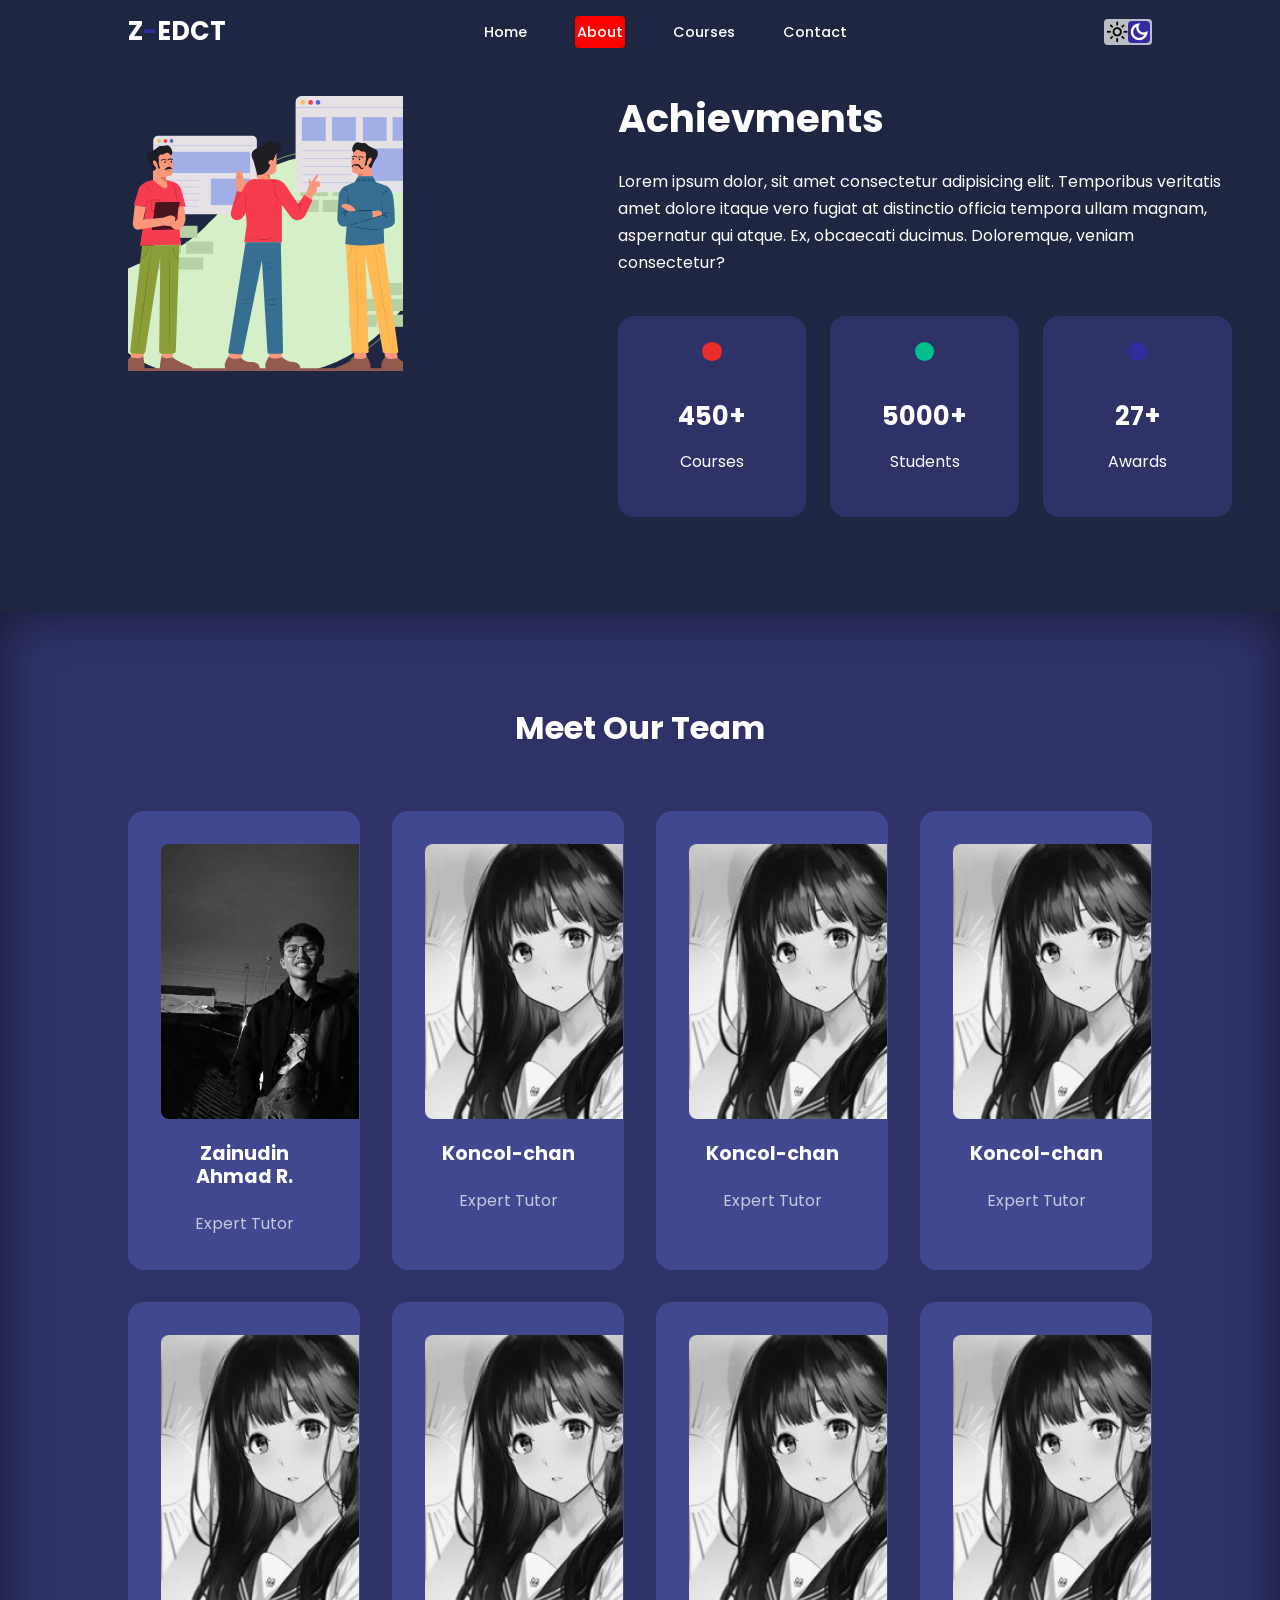
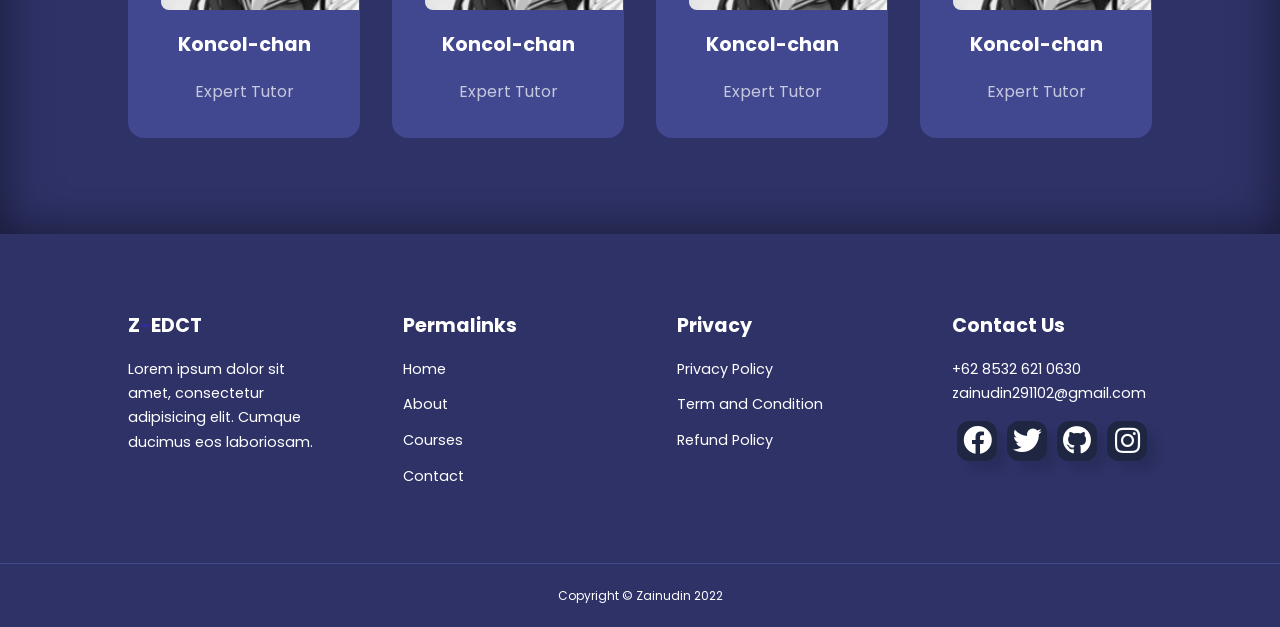
<file: Multi_page Website/about.html>
<!DOCTYPE html>
<html lang="en">
  <head>
    <meta charset="UTF-8" />
    <meta http-equiv="X-UA-Compatible" content="IE=edge" />
    <meta name="viewport" content="width=device-width, initial-scale=1.0" />
    <!-- style -->
    <link rel="stylesheet" href="css/style.css" />
    <link rel="stylesheet" href="css/about.css">

    <!-- ICONSCOUT CDN -->
    <link rel="stylesheet" href="https://unicons.iconscout.com/release/v4.0.0/css/line.css" />

    <!-- FONTAWESOME CDN -->
    <link rel="stylesheet" href="https://cdnjs.cloudflare.com/ajax/libs/font-awesome/5.15.3/css/all.min.css" />

    <!-- GOOGLE MATERIAL FONT -->
    <link rel="stylesheet" href="https://fonts.googleapis.com/css2?family=Material+Symbols+Sharp:opsz,wght,FILL,GRAD@48,400,0,0" />

    <!-- SWIPER JS -->
    <link rel="stylesheet" href="https://cdn.jsdelivr.net/npm/swiper@8/swiper-bundle.min.css" />

    <title>Responsive Multi-Page Educate Website</title>
  </head>
  <body>
    <nav>
      <div class="container nav_container">
        <a href="index.html" class="brand">Z<span class="strip">-</span>EDCT</a>
        <ul class="nav_menu">
          <li><a href="index.html">Home</a></li>
          <li class="here"><a href="about.html">About</a></li>
          <li><a href="course.html">Courses</a></li>
          <li><a href="contact.html">Contact</a></li>
        </ul>
        <button id="open-menu-btn" class="open-menu-btn"><i class="uil uil-list-ul"></i></button>
        <button id="close-menu-btn" class="close-menu-btn"><i class="uil uil-multiply"></i></button>
        <div class="theme-toggler">
          <span class="material-symbols-sharp light">light_mode</span>
          <span class="material-symbols-sharp dark active">dark_mode</span>
        </div>
      </div>
    </nav>
    <!-- The End Of NavBar -->

    <section class="about__achievment">
      <div class="container about__achievments-container">
        <div class="about-achievments__left">
          <img src="assets/images/about__img.svg" alt="" />
        </div>
        <div class="about-achievments__right">
          <h1>Achievments</h1>
          <p>
            Lorem ipsum dolor, sit amet consectetur adipisicing elit. Temporibus veritatis amet dolore itaque vero fugiat at distinctio officia tempora ullam magnam, aspernatur qui atque. Ex, obcaecati ducimus. Doloremque, veniam
            consectetur?
          </p>
          <div class="achievments__cards">
            <article class="achievments__card">
                <span class="achievments__icon">
                    <i class="uil uil-video"></i>
                </span>
                <h3>450+</h3>
                <p>Courses</p>
            </article>

            <article class="achievments__card">
                <span class="achievments__icon">
                    <i class="uil uil-users-alt"></i>
                </span>
                <h3>5000+</h3>
                <p>Students</p>
            </article>

            <article class="achievments__card">
                <span class="achievments__icon">
                    <i class="uil uil-trophy"></i>
                </span>
                <h3>27+</h3>
                <p>Awards</p>
            </article>
          </div>
        </div>
      </div>
    </section>

    <!-- ----------- THE END OF ACHIEVMENTS ----------- -->

    <section class="team">
        <h2>Meet Our Team</h2>
        <div class="container team__container">
            <article class="team__member">
                <div class="team__member-image">
                    <img src="assets/images/avatar/my_profile.jpg" alt="">
                </div>
                <div class="team__member-info">
                    <h4>Zainudin Ahmad R.</h4>
                    <p>Expert Tutor</p>
                </div>
                <div class="team__member-socials">
                    <a href="" target="_blank"><i class="uil uil-instagram"></i></a>
                    <a href="" target="_blank"><i class="uil uil-twitter-alt"></i></a>
                    <a href="" target="_blank"><i class="uil uil-linkedin-alt"></i></a>
                </div>
            </article>

            <article class="team__member">
                <div class="team__member-image">
                    <img src="assets/images/avatar/avatar2.jpg" alt="">
                </div>
                <div class="team__member-info">
                    <h4>Koncol-chan</h4>
                    <p>Expert Tutor</p>
                </div>
                <div class="team__member-socials">
                    <a href="" target="_blank"><i class="uil uil-instagram"></i></a>
                    <a href="" target="_blank"><i class="uil uil-twitter-alt"></i></a>
                    <a href="" target="_blank"><i class="uil uil-linkedin-alt"></i></a>
                </div>
            </article>

            <article class="team__member">
                <div class="team__member-image">
                    <img src="assets/images/avatar/avatar2.jpg" alt="">
                </div>
                <div class="team__member-info">
                    <h4>Koncol-chan</h4>
                    <p>Expert Tutor</p>
                </div>
                <div class="team__member-socials">
                    <a href="" target="_blank"><i class="uil uil-instagram"></i></a>
                    <a href="" target="_blank"><i class="uil uil-twitter-alt"></i></a>
                    <a href="" target="_blank"><i class="uil uil-linkedin-alt"></i></a>
                </div>
            </article>

            <article class="team__member">
                <div class="team__member-image">
                    <img src="assets/images/avatar/avatar2.jpg" alt="">
                </div>
                <div class="team__member-info">
                    <h4>Koncol-chan</h4>
                    <p>Expert Tutor</p>
                </div>
                <div class="team__member-socials">
                    <a href="" target="_blank"><i class="uil uil-instagram"></i></a>
                    <a href="" target="_blank"><i class="uil uil-twitter-alt"></i></a>
                    <a href="" target="_blank"><i class="uil uil-linkedin-alt"></i></a>
                </div>
            </article>

            <article class="team__member">
                <div class="team__member-image">
                    <img src="assets/images/avatar/avatar2.jpg" alt="">
                </div>
                <div class="team__member-info">
                    <h4>Koncol-chan</h4>
                    <p>Expert Tutor</p>
                </div>
                <div class="team__member-socials">
                    <a href="" target="_blank"><i class="uil uil-instagram"></i></a>
                    <a href="" target="_blank"><i class="uil uil-twitter-alt"></i></a>
                    <a href="" target="_blank"><i class="uil uil-linkedin-alt"></i></a>
                </div>
            </article>

            <article class="team__member">
                <div class="team__member-image">
                    <img src="assets/images/avatar/avatar2.jpg" alt="">
                </div>
                <div class="team__member-info">
                    <h4>Koncol-chan</h4>
                    <p>Expert Tutor</p>
                </div>
                <div class="team__member-socials">
                    <a href="" target="_blank"><i class="uil uil-instagram"></i></a>
                    <a href="" target="_blank"><i class="uil uil-twitter-alt"></i></a>
                    <a href="" target="_blank"><i class="uil uil-linkedin-alt"></i></a>
                </div>
            </article>

            <article class="team__member">
                <div class="team__member-image">
                    <img src="assets/images/avatar/avatar2.jpg" alt="">
                </div>
                <div class="team__member-info">
                    <h4>Koncol-chan</h4>
                    <p>Expert Tutor</p>
                </div>
                <div class="team__member-socials">
                    <a href="" target="_blank"><i class="uil uil-instagram"></i></a>
                    <a href="" target="_blank"><i class="uil uil-twitter-alt"></i></a>
                    <a href="" target="_blank"><i class="uil uil-linkedin-alt"></i></a>
                </div>
            </article>

            <article class="team__member">
                <div class="team__member-image">
                    <img src="assets/images/avatar/avatar2.jpg" alt="">
                </div>
                <div class="team__member-info">
                    <h4>Koncol-chan</h4>
                    <p>Expert Tutor</p>
                </div>
                <div class="team__member-socials">
                    <a href="" target="_blank"><i class="uil uil-instagram"></i></a>
                    <a href="" target="_blank"><i class="uil uil-twitter-alt"></i></a>
                    <a href="" target="_blank"><i class="uil uil-linkedin-alt"></i></a>
                </div>
            </article>

           
        </div>
    </section>
    <!-- -------- THE END PH TEAM SECTIONS --------------- -->

    <footer>
      <div class="container footer__container">
        <div class="footer__1">
          <a href="index.html" class="footer__logo"
            ><h4>Z<span class="strip">-</span>EDCT</h4></a
          >
          <p>Lorem ipsum dolor sit amet, consectetur adipisicing elit. Cumque ducimus eos laboriosam.</p>
        </div>

        <div class="footer__2">
          <h4>Permalinks</h4>
          <ul class="permalinks">
            <li><a href="index.html">Home</a></li>
            <li><a href="about.html">About</a></li>
            <li><a href="course.html">Courses</a></li>
            <li><a href="contact.html">Contact</a></li>
          </ul>
        </div>

        <div class="footer__3">
          <h4>Privacy</h4>
          <ul class="privacy">
            <li><a href="#">Privacy Policy</a></li>
            <li><a href="#">Term and Condition</a></li>
            <li><a href="#">Refund Policy</a></li>
          </ul>
        </div>

        <div class="footer__4">
          <h4>Contact Us</h4>
          <div>
            <p>+62 8532 621 0630</p>
            <p>zainudin291102@gmail.com</p>
            <!-- tootltip hover on socials icon -->
            <div class="icon__container">
              <div class="wrapper">
                <div class="icon facebook">
                  <div class="tooltip">Facebook</div>
                  <a href="#"
                    ><span><i class="fab fa-facebook"></i></span
                  ></a>
                </div>

                <div class="icon twitter">
                  <div class="tooltip">Twitter</div>
                  <a href="#"
                    ><span><i class="fab fa-twitter"></i></span
                  ></a>
                </div>

                <div class="icon github">
                  <div class="tooltip">github</div>
                  <a href="#"
                    ><span><i class="fab fa-github"></i></span
                  ></a>
                </div>

                <div class="icon instagram">
                  <div class="tooltip">instagram</div>
                  <a href="#"
                    ><span><i class="fab fa-instagram"></i></span
                  ></a>
                </div>
              </div>
            </div>
          </div>
        </div>
      </div>
      <div class="footer__copyright">
        <small>Copyright &copy; Zainudin 2022</small>
      </div>
    </footer>

    <script src="https://cdn.jsdelivr.net/npm/swiper@8/swiper-bundle.min.js"></script>
    <script src="js/main.js"></script>
    <script src="js/Themes.js"></script>
    <script src="https://code.jquery.com/jquery-3.6.1.min.js"></script>
  </body>
</html>
</file>
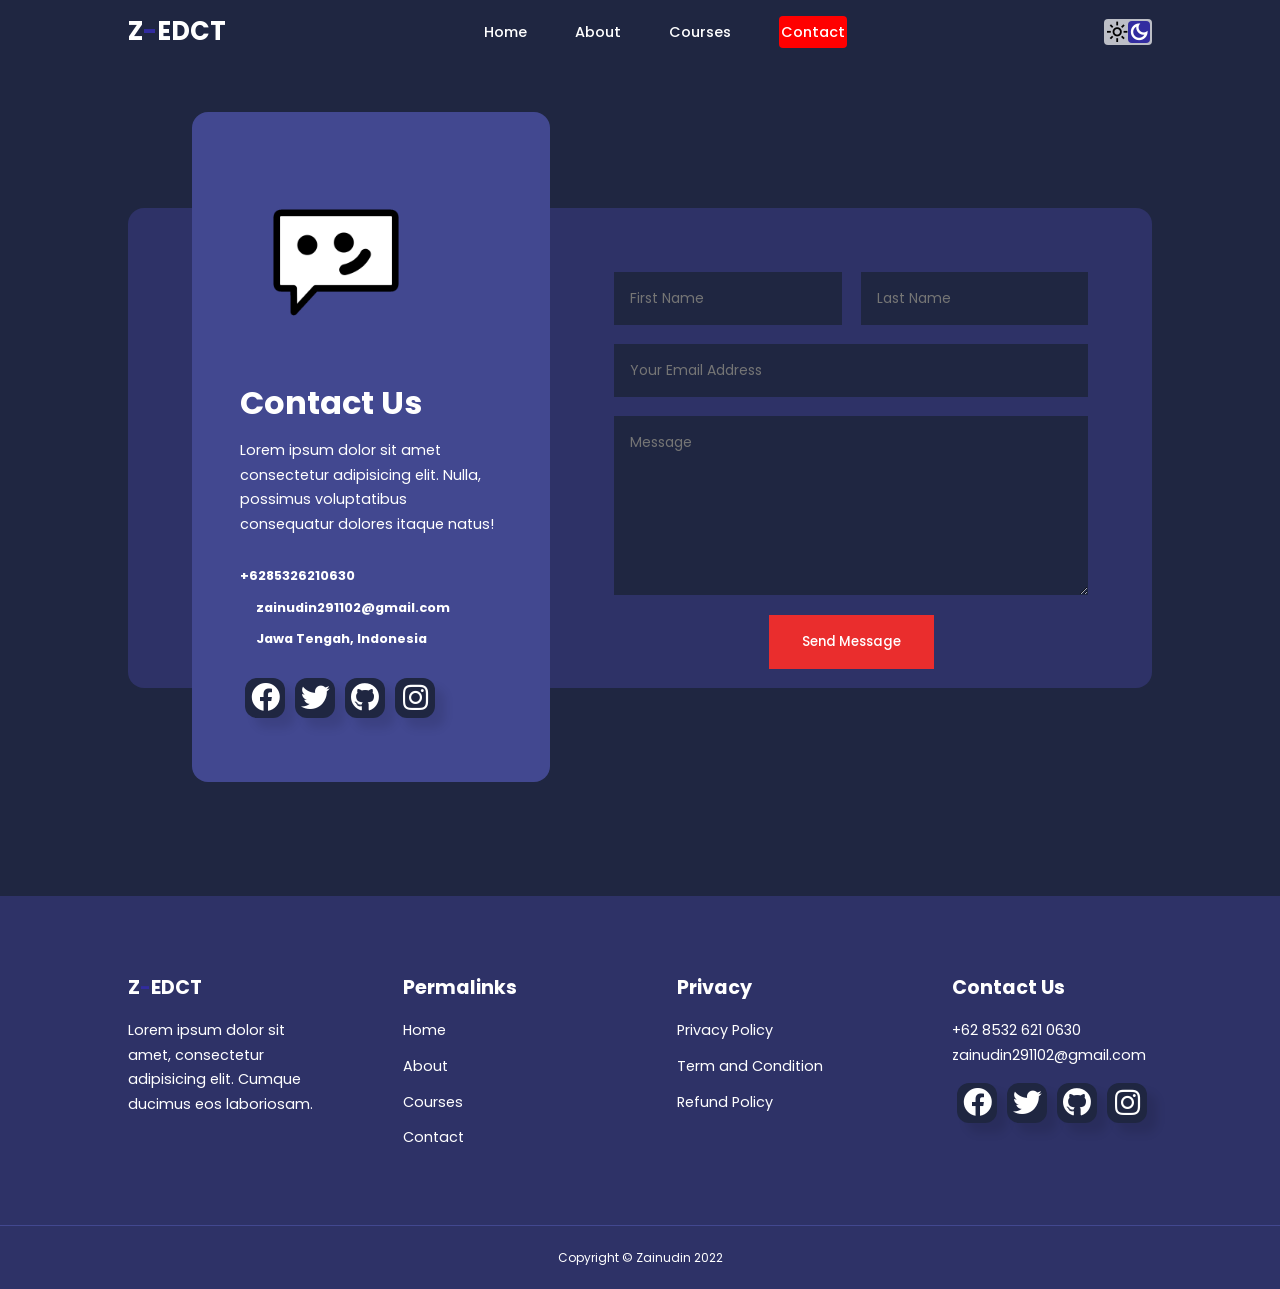
<file: Multi_page Website/contact.html>
<!DOCTYPE html>
<html lang="en">
  <head>
    <meta charset="UTF-8" />
    <meta http-equiv="X-UA-Compatible" content="IE=edge" />
    <meta name="viewport" content="width=device-width, initial-scale=1.0" />
    <!-- style -->
    <link rel="stylesheet" href="css/style.css" />
    <link rel="stylesheet" href="css/contact.css">

    <!-- ICONSCOUT CDN -->
    <link rel="stylesheet" href="https://unicons.iconscout.com/release/v4.0.0/css/line.css" />

    <!-- FONTAWESOME CDN -->
    <link rel="stylesheet" href="https://cdnjs.cloudflare.com/ajax/libs/font-awesome/5.15.3/css/all.min.css" />

    <!-- GOOGLE MATERIAL FONT -->
    <link rel="stylesheet" href="https://fonts.googleapis.com/css2?family=Material+Symbols+Sharp:opsz,wght,FILL,GRAD@48,400,0,0" />

    <!-- SWIPER JS -->
    <link rel="stylesheet" href="https://cdn.jsdelivr.net/npm/swiper@8/swiper-bundle.min.css" />

    <title>Responsive Multi-Page Educate Website</title>
  </head>
  <body>
    <nav>
      <div class="container nav_container">
        <a href="index.html" class="brand">Z<span class="strip">-</span>EDCT</a>
        <ul class="nav_menu">
          <li><a href="index.html">Home</a></li>
          <li><a href="about.html">About</a></li>
          <li><a href="course.html">Courses</a></li>
          <li  class="here"><a href="contact.html">Contact</a></li>
        </ul>
        <button id="open-menu-btn" class="open-menu-btn"><i class="uil uil-list-ul"></i></button>
        <button id="close-menu-btn" class="close-menu-btn"><i class="uil uil-multiply"></i></button>
        <div class="theme-toggler">
          <span class="material-symbols-sharp light">light_mode</span>
          <span class="material-symbols-sharp dark active">dark_mode</span>
        </div>
      </div>
    </nav>
    <!-- The End Of NavBar -->


<section class="contact">
    <div class="container contact__container">
        <aside class="contact__aside">
            <div class="aside__image">
                <img src="assets/images/customer-service-chat.gif" alt="">
            </div>
            <h2>Contact Us</h2>
            <p>Lorem ipsum dolor sit amet consectetur adipisicing elit. Nulla, possimus voluptatibus consequatur dolores itaque natus!</p>
            <ul class="contact__details">
                <li>
                   <a href="https//wa.me/085326210630."> <i class="uil uil-phone-times"></i>
                    <h5>+6285326210630</h5></a>
                </li>
                <li>
                    <i class="uil uil-envelope"></i>
                    <h5>zainudin291102@gmail.com</h5>
                </li>
                <li>
                    <i class="uil uil-location-point"></i>
                    <h5>Jawa Tengah, Indonesia</h5>
                </li>
            </ul>
            
             
              <!-- tootltip hover on socials icon -->
              <div class="icon__container">
                <div class="wrapper">
                  <div class="icon facebook">
                    <div class="tooltip">Facebook</div>
                    <a href="https://www.facebook.com/ahmied.ramdanie"
                      ><span><i class="fab fa-facebook"></i></span
                    ></a>
                  </div>
  
                  <div class="icon twitter">
                    <div class="tooltip">Twitter</div>
                    <a href="#"
                      ><span><i class="fab fa-twitter"></i></span
                    ></a>
                  </div>
  
                  <div class="icon github">
                    <div class="tooltip">github</div>
                    <a href="#"
                      ><span><i class="fab fa-github"></i></span
                    ></a>
                  </div>
  
                  <div class="icon instagram">
                    <div class="tooltip">instagram</div>
                    <a href="https://www.instagram.com/ramdani8906/"
                      ><span><i class="fab fa-instagram"></i></span
                    ></a>
                  </div>
                </div>
              </div>
        </aside>

        <form action="https://formspree.io/f/xgeqnrre" method="POST">
            <div class="form__name">
                <input class="blackFont" type="text" name="First Name" placeholder="First Name" required>
                <input class="blackFont" type="text" name="Last Name" placeholder="Last Name" required>
            </div>
            <input class="blackFont" type="email" name="Email Address" placeholder="Your Email Address" required>
            <textarea class="blackFont" name="Message"   rows="7" placeholder="Message" required></textarea>
            <button type="submit" class="btn btn-primary">Send Message</button>
        </form>
    </div>
</section>







    <footer>
        <div class="container footer__container">
          <div class="footer__1">
            <a href="index.html" class="footer__logo"
              ><h4>Z<span class="strip">-</span>EDCT</h4></a
            >
            <p>Lorem ipsum dolor sit amet, consectetur adipisicing elit. Cumque ducimus eos laboriosam.</p>
          </div>
  
          <div class="footer__2">
            <h4>Permalinks</h4>
            <ul class="permalinks">
              <li><a href="index.html">Home</a></li>
              <li><a href="about.html">About</a></li>
              <li><a href="course.html">Courses</a></li>
              <li><a href="contact.html">Contact</a></li>
            </ul>
          </div>
  
          <div class="footer__3">
            <h4>Privacy</h4>
            <ul class="privacy">
              <li><a href="#">Privacy Policy</a></li>
              <li><a href="#">Term and Condition</a></li>
              <li><a href="#">Refund Policy</a></li>
            </ul>
          </div>
  
          <div class="footer__4">
            <h4>Contact Us</h4>
            <div>
              <p>+62 8532 621 0630</p>
              <p>zainudin291102@gmail.com</p>
              <!-- tootltip hover on socials icon -->
              <div class="icon__container">
                <div class="wrapper">
                  <div class="icon facebook">
                    <div class="tooltip">Facebook</div>
                    <a href="#"
                      ><span><i class="fab fa-facebook"></i></span
                    ></a>
                  </div>
  
                  <div class="icon twitter">
                    <div class="tooltip">Twitter</div>
                    <a href="#"
                      ><span><i class="fab fa-twitter"></i></span
                    ></a>
                  </div>
  
                  <div class="icon github">
                    <div class="tooltip">github</div>
                    <a href="#"
                      ><span><i class="fab fa-github"></i></span
                    ></a>
                  </div>
  
                  <div class="icon instagram">
                    <div class="tooltip">instagram</div>
                    <a href="#"
                      ><span><i class="fab fa-instagram"></i></span
                    ></a>
                  </div>
                </div>
              </div>
            </div>
          </div>
          
        </div>
        <div class="footer__copyright">
          <small>Copyright &copy; Zainudin 2022</small>
        </div>
      </footer>
  
      <script src="https://cdn.jsdelivr.net/npm/swiper@8/swiper-bundle.min.js"></script>
      <script src="js/main.js"></script>
      <script src="js/Themes.js"></script>
      <script src="https://code.jquery.com/jquery-3.6.1.min.js"></script>
    </body>
  </html>
</file>
<file: Multi_page Website/css/style.css>
/* prepare */
@import url('https://fonts.googleapis.com/css2?family=Poppins:wght@300;400;500;600;700;800;900&display=swap');
* {
    margin: 0;
    padding: 0;
    border: 0;
    outline: 0;
    list-style: none;
    box-sizing: border-box;
}

a {
    text-decoration: none;
    color: var(--color-white);
}
/* css variables */
:root {
  --color-primary: #322ca0;
    --color-succes: #00bf8e;
    --color-warning: #f7c94b;
    --color-danger:rgb(234, 45, 45);
    --color-danger-variant: rgba(247, 88, 66, 0.4);
    --color-white: #fff;
    --color-light: rgba(255, 255, 255, 0.7);
    --color-black: #000;
    --color-bg: #1f2641;
    --color-bg1: #2e3267;
    --color-bg2: #424890;

    --color-border: var(--color-white);
    --color-bg-btn: var(--color-white);
    --color-font-btn: black;
    --color-font-btn1: white;
    --color-font:white;
    --color-icon: black;
    
    --container-widht-lg: 80%;
    --container-width-md: 90%;
    --container-width-sm: 94%:
}

/* light themes variables */
.light-theme-variables {
  
  --color-primary: #6c63ff;
  --color-succes: #00bf8e;
  --color-warning: #f7c94b;
  --color-danger: red;
  --color-danger-variant: rgba(247, 88, 66, 0.4);
  --color-white: #fff;
  --color-light: rgba(255, 255, 255, 0.7);
  --color-black: #000;
  --color-bg: #9babeb;
  --color-bg1: #353c9c;
  --color-bg2: #0c167f;
  --color-icon:white;

  --color-border: var(--color-white);
  --color-bg-btn: var(--color-white);
  --color-font-btn: black;
  --color-font-btn1: white;
  --color-font: black;
  
    
}
.blackFont {
  color: var(--color-font);
}
.brand {
    color: white;
    font-weight: bolder;
    font-size: 1.6rem;
}
.strip {
    color: var(--color-primary);
}

.redStrip {
  color: var(--color-danger);
}


body{
  font-family: 'Poppins', sans-serif;
  line-height: 1.7;
  color: var(--color-white);
  background: var(--color-bg);
  transition: all 350ms ease;
}

body::-webkit-scrollbar {
  width: 8px;
  
}
body::-webkit-scrollbar-track{
  box-shadow:  0 0 5px transparent;
  border-radius:5px ;
  position: absolute;
}

body::-webkit-scrollbar-thumb {
  background: grey;
  border-radius: 5px;
}

body::-webkit-scrollbar-button {
  background-color: transparent;
  height: 4rem;
}

.scrollBar::-webkit-scrollbar-button {
  background-color: var(--color-primary);
  transition: all 350ms ease;
  box-shadow: 0 4px 1rem rgba( 0, 0, 0, 2);
}

.here {
    background: red;
    padding: 2px 2px;
    border-radius: 4px;
}

.container {
    width: var(--container-widht-lg);
    margin: 0 auto;
}

section {
    padding: 6rem 0;

}

section h2 {
    text-align: center;
    margin-bottom: 4rem;
}

section .btn {
    color: black;
}

h1, h2, h3, h4, h5 {
    line-height: 1.2;
}

h1 {
    font-size: 2.4rem;
}

h2 {
    font-size: 2rem;
}

h3 {
    font-size: 1.6rem;
}

h4 {
    font-size: 1.2rem;
}

h5 {
    font-size: 0.8rem;
}

img {
    width: 100%;
    display: block;
    object-fit: cover;
}

.btn {
    display: inline-block;
    background: var(--color-bg2);
    padding: 1rem 2rem;
    border: 1px solid transparent;
    font-weight: 500;
    color: var(--color-font-btn1);
    transition: all 350ms ease;
}

font {
  color: var(--color-font-btn1);
}


.btn:hover {
    background: transparent;
    border-color: var(--color-border);
}



.btn-primary {
    background: var(--color-danger);
    margin: 1rem auto;
    color: var(--color-white);
}

/*    ==== NAVBAR ====== */
nav {
    background: transparent;
    width: 100VW;
    height: 4rem;
    position: fixed;
    top: 0;
    z-index: 11;
    display: flex;
    align-items: center;
    transition: all 300ms  ease;
}

/* change navbar styles on scroll using js */
.scroller {
  background: var(--color-primary);
  box-shadow: 0 4px 1rem rgba( 0, 0, 0, 2);
  --color-font:white;
}

.nav_container {
    height: 5rem;
    display: flex;
    justify-content: space-between;
    align-items: center;
}

nav button {
    display: none;
}

.nav_menu {
    display: flex;
    gap: 3rem;
    align-items: center;
}


.nav_menu a {
    display: inline-block;
    position: relative;
    font-size: 0.9rem;
    font-weight: 500;
    color: var(--color-font);
  }
  
  
  .nav_menu a:after {
    content: '';
    position: absolute;
    width: 100%;
    transform: scaleX(0);
    height: 2px;
    bottom: 0;
    left: 0;
    background-color: var(--color-danger);
    transform-origin: bottom right;
    transition: transform 350ms ease-out;
  }
  
  .nav_menu a:hover:after {
    transform: scaleX(1);
    transform-origin: bottom left;
  }

  .theme-toggler{
    background: var(--color-light);
    display: flex;
    justify-content: space-between;
    align-items: center;
    border-radius: 4px;
    padding: 2px;
    cursor: pointer;
    transition: all 350ms e;
  }

  .theme-toggler span{
    font-size: 1.4rem;
    color: black;
  }

  .theme-toggler  .active {
    color: white;
    background: var(--color-primary);
    border-radius: 4px;
    font-weight: 600;
  }

  /* ===== HEADER ====== */
  header {
    position: relative;
    top: 5rem;
    overflow: hidden;
    height: 80vh;
    margin-bottom: 5rem;
  }

  .header__left p {
    margin: 1rem 0 1.5rem;
  }

  .header__container {
    display: grid;
    grid-template-columns: 1fr 1fr;
    align-items: center;
    gap: 5rem;
    height: 100%;
  }

  /* ==== the end of heade ===== */

  .categories {
    background: var(--color-bg1);
    height: 32rem;
    box-shadow:  0 0 3rem rgba(0, 0, 0, 0.5);
  }

  .categories h1 {
    line-height: 1;
    margin-bottom: 3rem;
  }

  .categories__container {
    display: grid;
    grid-template-columns: 40% 60%;
    
  }

.categories__left {
  margin-right: 4rem;
}

  .categories__left p {
    margin: 1rem 0 3rem;
  }

  .categories__right {
    display: grid;
    grid-template-columns: repeat(3, 1fr);
    gap: 1.2rem;
    justify-content: center;
    text-align: center;
  }

  .category {
    background: var(--color-bg2);
    padding: 2rem;
    border-radius: 2rem;
    transition: all 350ms ease;
    max-height: 300px;
    max-width: 300px;
  }

  .category:hover {
    box-shadow: 2px 8px 1rem var(--color-bg2);
    z-index: 1;
  }

  .category:nth-child(2) .category__icon{
    background: var(--color-danger);
  }
  .category:nth-child(3) .category__icon{
    background: var(--color-succes);
  }
  .category:nth-child(4) .category__icon{
    background: purple;
  }
  .category:nth-child(5) .category__icon{
    background: var(--color-warning);
  }
  .category:nth-child(6) .category__icon{
    background: cornflowerblue;
  }

  .category__icon {
    background: var(--color-primary);
    padding: 0.7rem;
    border-radius: 0.9rem;
  }

  .category h5 {
    margin: 2rem 0 1rem;

  }

  /* ===== POPULAR COURSE ===== */

  .courses {
    margin-top: 10rem;
  }

  .courses__container {
    display: grid;
    grid-template-columns: repeat(3, 1fr);
    gap: 2rem;
    transition: all 350ms ease;
  }

  .course {
    background: var(--color-bg2);
    text-align: center;
    border: 0.5px solid transparent;
    transition: all 350ms ease;
  }

  .course:hover {
    background: transparent;
    border-color: var(--color-primary);
    color: var(--color-font);
  }

 

  .course__info {
    padding: 2rem;
    transition: all 0.06s ease;
  }


  .course__info p {
    margin: 1.2rem 0 2rem;
    font-size: 0.9rem;
  }

  /* ======== THE END OF COURSES ======= */

  .faqs {
    background: var(--color-bg1);
    box-shadow: inset 0 0 3rem rgba(0, 0, 0, 0.5);
  }

  .faqs__container {
    display: grid;
    grid-template-columns: 1fr 1fr;
    gap: 1rem;
  }

  .faq {
    padding: 2rem;
    display: flex;
    align-items: center;
    gap: 1.4rem;
    height: fit-content;
    background: var(--color-primary);
    cursor: pointer;
  }

  .faq h4 {
    font-size: 1rem;
    line-height: 2.2;
  }

  .faq__icon {
    align-self: flex-start;
    font-size: 1.2rem;
  }

  .faq p {
    margin-top: 0.8rem ;
    display: none;
  }

  .faq.open p {
    display: block;
  }

  /* ======== THE END OF FAQS ======= */

  .testimonial__container {
    overflow-x: hidden;
    position: relative;
    margin-bottom: 5rem;
  }

  .testimonial {
    padding-top: 2rem;
  }

  .avatar {
    width: 6rem;
    height: 6rem;
    border-radius: 50%;
    overflow: hidden;
    margin: 0 auto 1rem;
    border: 1rem solid var(--color-bg1);
  }

  .testimonial__info {
    text-align: center;
  
  }

  .testimonial__body {
    background: var(--color-primary);
    padding: 2rem;
    margin-top: 3rem;
    position: relative;
    text-align: center;
    border-radius: 12px;
  }

  .testimonial__body::before {
    content: '';
    display: block;
    background: linear-gradient(135deg,
    transparent,
    var(--color-primary),
    var(--color-primary),
    var(--color-primary));
    width: 3rem;
    height: 3rem;
    position: absolute;
    left: 47%;
    top: -1.5rem;
    transform: rotate(45deg);
  }

  /* ====== THE END OF TESTIMONIALS ====== */

  footer {
    background: var(--color-bg1);
    padding-top: 5rem;
    font-size: 0.9rem;
  }

  .footer__container {
    display: grid;
    grid-template-columns: repeat(4, 1fr);
    gap: 5rem;
  }

  .footer__container > div h4 {
    margin-bottom:  1.2rem;
  }

  .footer__1 p {
    margin: 0 0 2rem ;
  }

  footer ul li {
    margin-bottom:  0.7rem;
  }

  footer ul li a {
    position: relative;
    display: inline-block;
  }

  footer ul li a:after {
    content: '';
    position: absolute;
    width: 100%;
    transform: scaleX(0);
    height: 2px;
    bottom: 0;
    left: 0;
    background-color: var(--color-danger);
    transform-origin: bottom right;
    transition: transform 350ms ease-out;
  }

  footer ul li a:hover:after {
    transform: scaleX(1);
    transform-origin: bottom left;
  }

  /* tooltip hover on icons */
  .icon__container {
    display:grid;
    margin: 1rem 0;
  }
  .wrapper{
    display:inline-flex;
  }
  .wrapper .icon{
    margin: 0 5px;
    cursor:pointer;
    display:flex;
    align-items:center;
    justify-content:center;
    flex-direction:column;
    position: relative;
    z-index:2;
  }
  .wrapper .icon span{
    position:relative;
    z-index:2;
    height: 40px;
    width: 40px;
    display:block;
    background: var(--color-bg);
    box-shadow: 10px 10px 10PX rgba(0,0,0,0.1);
    border-radius:12px;
    text-align:center;
    transition: all 0.4s cubic-bezier(0.68, -0.55, 0.265, 1.55);
    color: black;
  }
  .wrapper .icon span i{
    font-size: 1.8rem;
    line-height: 40px;
    color: var(--color-font);
    font-weight: 500;
    
  }
  .wrapper .icon .tooltip{
    position:absolute;
    bottom: 0;
    background: #fff;
    box-shadow: 0 5px 5px rgba(0,0,0,0.1);
    font-size: 15px;
    padding: 6px 14px;
    border-radius: 25px;
    color:white;
    opacity:0;
    pointer-events: none;
    transition: all 0.4s cubic-bezier(0.68, -0.55, 0.265, 1.55);
  }
  .wrapper .icon:hover .tooltip{
    opacity:1;
    pointer-events: auto;
    bottom:-50px;
  }
  .wrapper .icon .tooltip:before{
    position:absolute;
    content:"";
    height:15px;
    width:15px;
    top:-8px;
    left:50%;
    transform: translateX(-50%) rotate(45deg);
  }
  .wrapper .icon:hover span,
  .wrapp .icon:hover .tooltip{
    text-shadow: 0px -1px 0px rgba(0,0,0,0.4);
  }
  .wrapper .icon:hover span{
    color: #fff;
  }
  .wrapper .facebook:hover span,
  .wrapper .facebook:hover .tooltip,
  .wrapper .facebook:hover .tooltip:before{
    background:#3B5999;
  }
  .wrapper .twitter:hover span,
  .wrapper .twitter:hover .tooltip,
  .wrapper .twitter:hover .tooltip:before{
    background:#46C1F6;
  }
  .wrapper .github:hover span,
  .wrapper .github:hover .tooltip,
  .wrapper .github:hover .tooltip:before{
    background: var(--color-icon);
    color: var(--color-font);
  }
  .wrapper .instagram:hover span,
  .wrapper .instagram:hover .tooltip,
  .wrapper .instagram:hover .tooltip:before{
    background:rgb(254, 154, 171);
  }

  .footer__copyright {
    text-align: center;
    margin-top: 4rem;
    padding: 1.2rem 0;
    border-top: 1px solid var(--color-bg2);
  }

  /* ======= MEDIA QUERIES */
  @media screen and (max-width: 1024px) {
    .container {
      width: var(--container-width-md);
    }
    h1 {
      font-size: 2.2rem;
    }
    h2 {
      font-size: 1.7rem;
    }
    h3 {
      font-size: 1.4rem;
    }
    h4 {
      font-size: 1.2rem;
    }

    /*  =========== NAVBAR ======== */
    .nav_container{
      display: flex;
      justify-content: space-between;
      
    }
    .nav_container .brand{
      
      width: 70%;
    }
    nav button {
      display: inline-block;
      position: relative;
      background: transparent;
      font-size: 2.2rem;
      color: var(--color-white);
      cursor: pointer;
    }

  
    nav button.close-menu-btn {
      display: none;
    }
    .nav_menu {
      position: fixed;
      top: 5rem;
      right: 5%;
      height: fit-content;
      width: 18rem;
      flex-direction: column;
      gap: 0;
      display: none;
    }

    .nav_menu li {
      width: 100%;
      height: 5.8rem;
      animation: animateNavItems 400ms linear backwards;
      transform-origin: top;
    }
    .nav_menu li:nth-child(2) {
      animation-delay: 200ms;
    }
    .nav_menu li:nth-child(3) {
      animation-delay: 400ms;
    } 
    .nav_menu li:nth-child(4) {
      animation-delay: 600ms;
    } 

    @keyframes animateNavItems  {
      0% {
          transform: rotateX(-90deg);
      }
      100% {
          transform: rotateX(0);
      }
    }

    .nav_menu li a {
      background: var(--color-primary);
      box-shadow: -4rem 6rem 10rem rgba(0, 0, 0, 0.9) ;
      width: 100%;
      height: 100%;
      display: grid;
      place-items: center;
    }

    .nav_menu .here a {
      background: red;
      padding: 2px;
    }

    .nav_menu .here a:hover {
      background: red;
      color: white;
    }

    /* ===== HEADER ===== */
    header {
      height: 52vh;
      margin-bottom: 4rem;
    }
    .header__container {
      gap: 0;
      padding-bottom: 3rem;
    }
    /* ===== CATEGORIES =====  */

    .categories {
      height: auto;
    }
    .categories__container {
      grid-template-columns: 1fr;
      gap: 3rem;
    }
    .categories__left {
      margin-right: 0;
    }

    /* ======= POPULAR COURSES ===== */
    .course {
      margin-top: 0;

    }

    .courses__container {
      grid-template-columns: 1fr 1fr;
    }

    /*  ======= FAQS ======== */
    .faqs {
      grid-template-columns: 1fr;

    }

    .faq {
      padding: 1.5rem;
    }

    /* ====== FOOTER ======= */
    .footer__container {
      grid-template-columns: 1fr 1fr;
    }
    
  }

  /* ======== MEDIA QUERIS PHONE ======== */
  @media screen and (max-width: 600px) {
   .container {
    width: var(--container-width-sm);
    margin: 0 0.2rem;
   }
   /* ===== NAVBAR ====== */
   nav {
   height: 5rem;
   }

   .nav_container {
    width: 100%;
    display: flex;
    justify-content: space-between;
    margin: 0 1rem;
  
   }
   .nav_menu {
    right: 3%;
   }
   
   /* ======== HEADER ======= */
   header {
    height: auto;
   }
   .header__container {
    grid-template-columns: 1fr;
    text-align: center;
    margin-top: 0;
   }

   .header__left p {
    margin-bottom: 3.3rem;
   }

   /* ======= CATEGORIES ======= */
   .categories__right {
    grid-template-columns: 1fr 1fr;
    gap: 0.7rem;

   }
   .category {
    padding: 1rem;
    border-radius: 3rem;
   }
   .category__icon {
    margin-top: 4px;
    display: inline-block;
   }
   /* ====== PPOPULAR COURSES ======= */
   .courses__container {
    grid-template-columns: 1fr;
   }
   /* ======= FAQS  ======*/

   .faqs__container {
    grid-template-columns: 1fr;
   }
   /* ====== TTESTIMONIAL SECTION ======  */
   .testimonial__body {
    padding: 1.2rem;
   }
   /* ========== FOOTER ======= */
   .footer__container {
    grid-template-columns: 1fr;
    text-align: center;
  gap: 2rem;
   }
   .icon__container {
    justify-content: center;
   }
  }
</file>
<file: Multi_page Website/css/about.css>
/* ======== ACHIEVMENTS ====== */
.about__achievments {
    margin-top: 3rem;
}
.about__achievments-container {
    display: grid;
    grid-template-columns: 40% 60%;
    gap: 5rem;
}

.about-achievments__right > p {
    margin: 1.6rem 0 2.5rem;
}

.achievments__cards {
    display: grid;
    grid-template-columns: repeat(3, 1fr);
    gap: 1.5rem;
}

.achievments__card {
    background: var(--color-bg1);
    padding: 1.6rem;
    border-radius: 1rem;
    text-align: center;
    transition: all 350ms ease;
}
 .achievments__card:hover {
    background: var(--color-bg2);
    box-shadow: 0 3rem 3rem rgba( 0, 0, 0, 0.3);
 }

 .achievments__icon {
    background: var(--color-danger);
    padding: 0.6rem;
    border-radius: 1rem;
    display: inline-block;
    margin-bottom: 2rem;
    font-size: 2rem;
 }

 .achievments__card:nth-child(2) .achievments__icon {
    background: var(--color-succes);
 }

 .achievments__card:nth-child(3) .achievments__icon {
    background: var(--color-primary);
 }

 .achievments__card  p {
    margin: 1rem;
 }
 /* =========== TEAM SECTIONS ======== */
 .team {
    background: var(--color-bg1);
    box-shadow: inset 0 0 3rem rgba(0, 0, 0, 0.5);
 }

 .team__container {
    display: grid;
    grid-template-columns: repeat(4, 1fr);
    gap: 2rem;
 }

 .team__member {
    background: var(--color-bg2);
    padding: 2rem;
    border: 1px solid transparent;
    border-radius: 1rem;
    transition: all 350ms ease;
    overflow: hidden;
    position: relative;
 }
 .team__member:hover {
    background: transparent;
    border-color: var(--color-primary);
 }

 .team__member-image img {
    filter: saturate(0);
    transition: all 350ms ease;
    border-radius: 0.5rem;
    object-fit: cover;
 }

 .team__member-image:hover img {
    filter: saturate(1);
 }

 .team__member-info * {
    text-align: center;
    margin-top: 1.4rem;
 }

 .team__member-info p {
    color: var(--color-light);
 }

 .team__member-socials {
    position: absolute;
    top: 50%;
    transform: translateY(-50%);
    right: -100%;
    display: flex;
    flex-direction: column;
    background: var(--color-primary);
    border-radius: 1rem 0 0 1rem;
    box-shadow: -2rem 0 2rem rgba(0, 0, 0, 0.3);
    transition: all 350ms ease;
 }

 .team__member:hover .team__member-socials {
    right: 0;
 }

 .team__member-socials a {
    padding: 1rem;
 }
 img {
   height: 275px;
   width: 275px;
 }

 /* ======== MEDIA QUERIES TABLET ============ */

 @media screen and (max-width: 1024px) {
   .about__achievments {
      margin-top: 2rem;
   }

   .about__achievments-container {
      grid-template-columns: 1fr;
      gap: 4rem;
   }

   .about-achievments__right {
      text-align: center;
   }

   .about-achievments__left {
      width: 80%;
      margin: 0 auto;
   }

   .team__container {
      grid-template-columns: repeat(3,  1fr);
      gap: 1.5rem;
   }

   .team__member {
      padding: 1rem;
   }
 }

 /* ============= MEDIA QUERIES PHONES =============== */

 @media screen and (max-width: 600px) {
   .achievments__cards {
      grid-template-columns: 1fr 1fr;
      gap: 0.7 rem;
   }

   .team__container {
      grid-template-columns: 1fr 1fr;
      gap: 0.7rem;
   }

   .team__member {
      padding: 0;
   }

   .team__member p {
      margin-bottom: 1.5rem;
   }
 }
</file>
<file: Multi_page Website/css/contact.css>
.contact__container {
    background: var(--color-bg1);
    padding: 4rem;
    display: grid;
    grid-template-columns: 40% 60%;
    gap: 4rem;
    height: 30rem;
    margin: 7rem auto;
    border-radius: 1rem;
}

/* ========= ASIDE ========== */
.contact__aside {
    background: var(--color-bg2);
    padding: 3rem;
    border-radius: 1rem;
    position: relative;
    bottom: 10rem;
}

.aside__image {
    width: 12rem;
    margin-bottom: 2rem;
    right: 50%;
}

.contact__aside h2 {
    text-align: left;
    margin-bottom: 1rem;
}

.contact__aside p {
    font-size: 0.9rem;
    margin-bottom: 2rem;
}

.contact__details li {
    display: flex;
    gap: 1rem;
    align-items: center;
    margin-bottom: 1rem;

}

.contact__details {
    margin-bottom: 2rem;
}

.contact__aside .tooltip {
    display: none;
}

/* ========= FORM ============ */
form {
    display: flex;
    flex-direction: column;
    gap: 1.2rem;
    margin-right: 4rem;
}

.form__name {
    display: flex;
    gap: 1.2rem;
}

form input[type='text'] {
    width: 50%;
}

form input, textarea {
width: 100%;
padding: 1rem;
background: var(--color-bg);
color: white;
font-family: 'Poppins', sans-serif;
font-size: 14px;
font-weight: 400;
}

form .btn {
    width: max-content;
    cursor: pointer;
    margin-top: 0rem;
    color: white;
    font-family: 'Poppins', sans-serif;
}

/* ============ MEDIA QUERIES TABLET ============== */

@media screen and (max-width: 1024px) {
    .contact {
        padding-bottom: 0;
    }

    .contact__container {
        gap: 1.5rem;
        margin-top: 3rem;
        height: auto;
        padding: 1.5rem;
    }

    .contact__aside {
        width: auto;
        padding: 1.5rem;
        bottom: 0;
    }

    form {
        align-self: center;
        margin-right: 1.5rem;
    }

    form .btn {
        margin-top: 3rem;
    }
}

/* ========== MEDIA QUERIES PHONE ========= */

@media screen and (max-width: 750px) {
    .contact__container {
        grid-template-columns: 1fr;
        gap: 3rem;
        margin-top: 0;
        padding: 0;
    }

    form {
        margin: 0 1.5rem 3rem;
    }

    .form__name {
        flex-direction: column;
    }

    .form__name input[type='text'] {
        width: 100%;
    }
}

@media screen and (max-width: 600px) {
    .contact__container {
        grid-template-columns: 1fr;
        gap: 3rem;
        margin-top: 0;
        padding: 0;
    }

    form {
        margin: 0 1.5rem 3rem;
    }

    .form__name {
        flex-direction: column;
    }

    .form__name input[type='text'] {
        width: 100%;
    }
}
</file>
